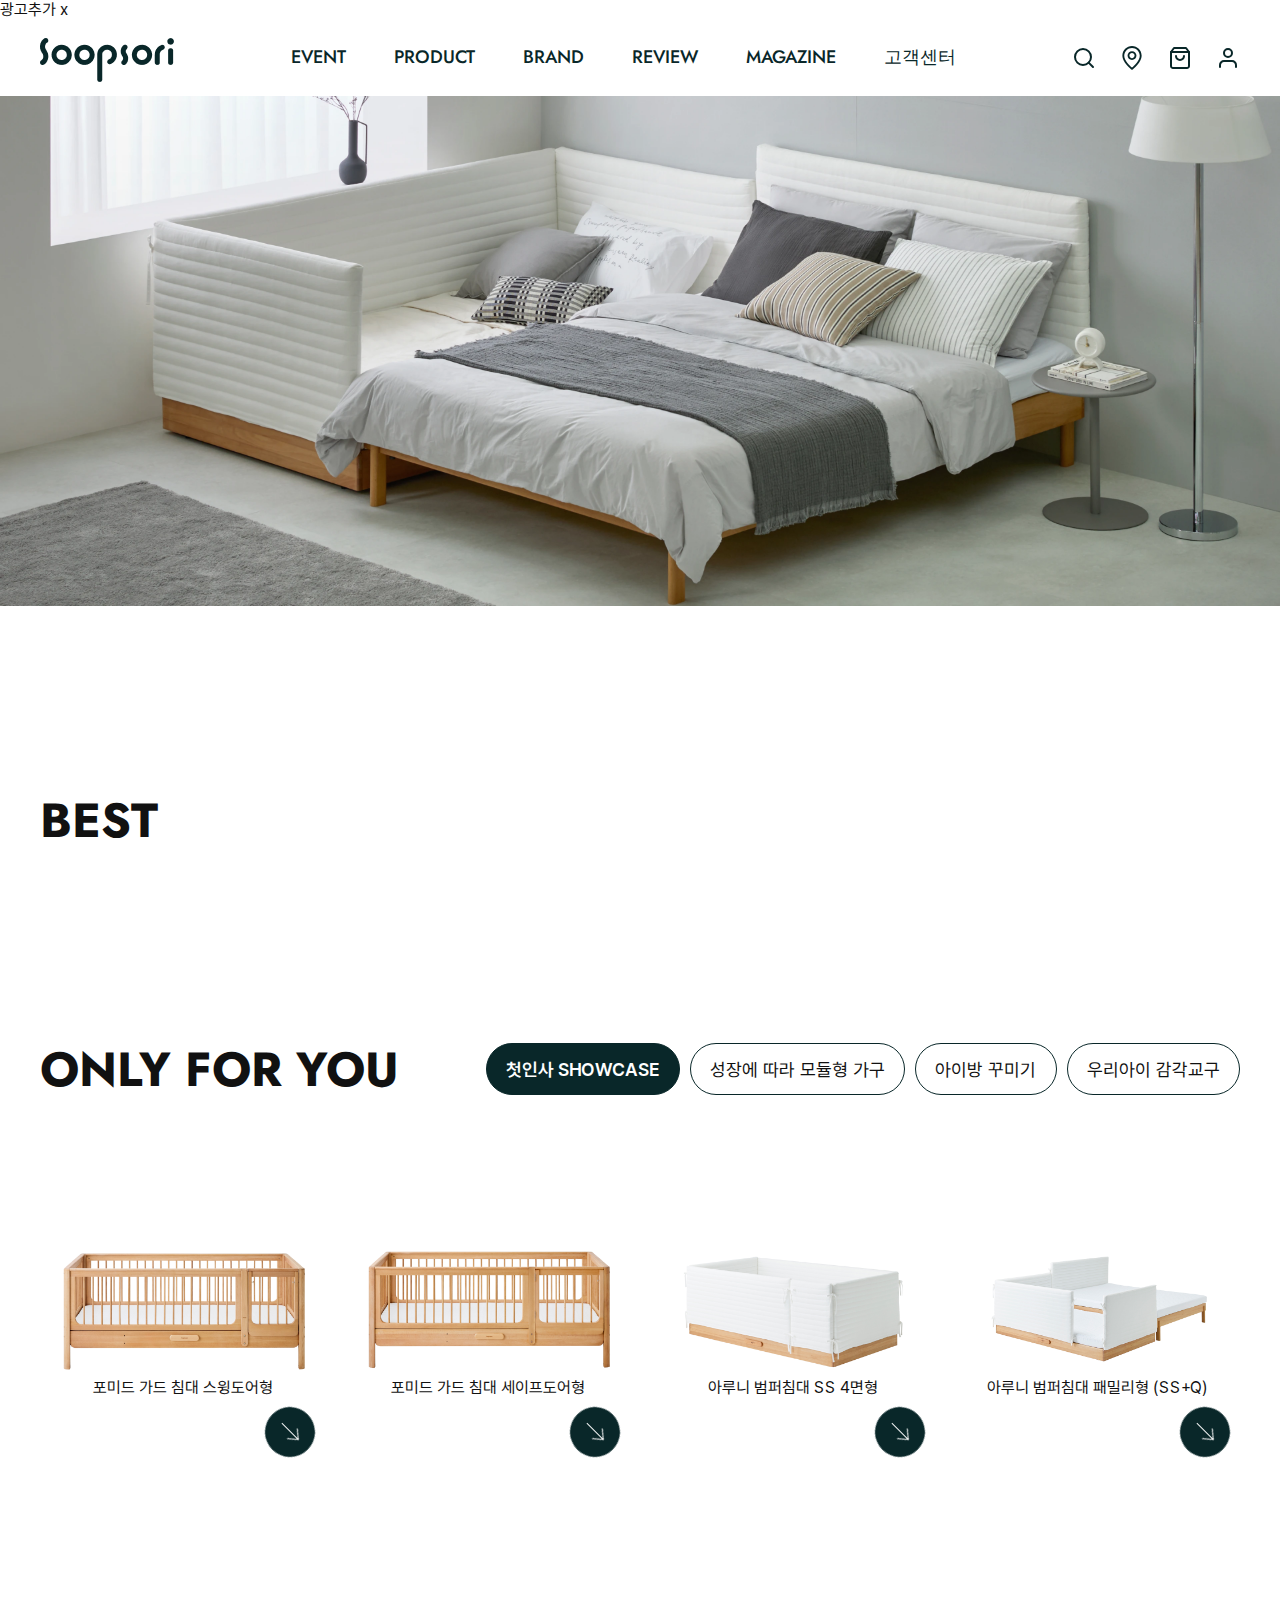
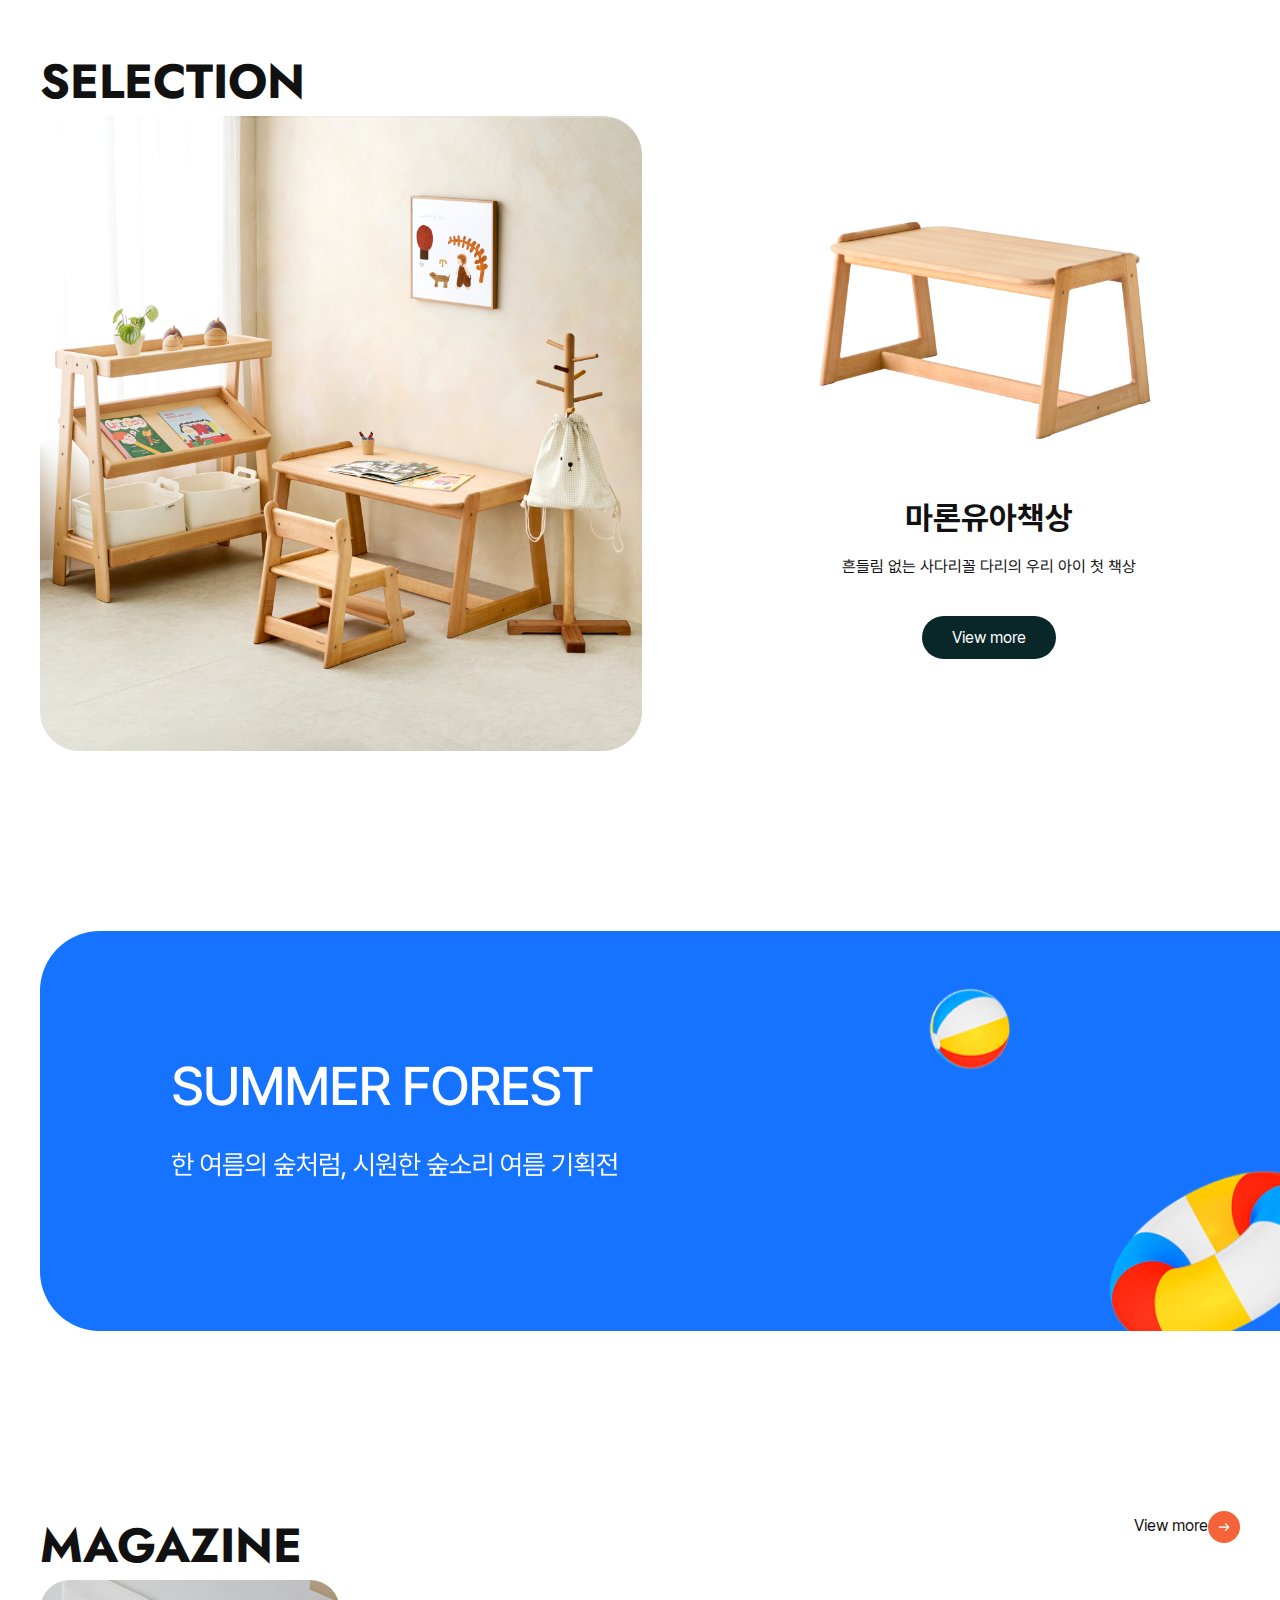
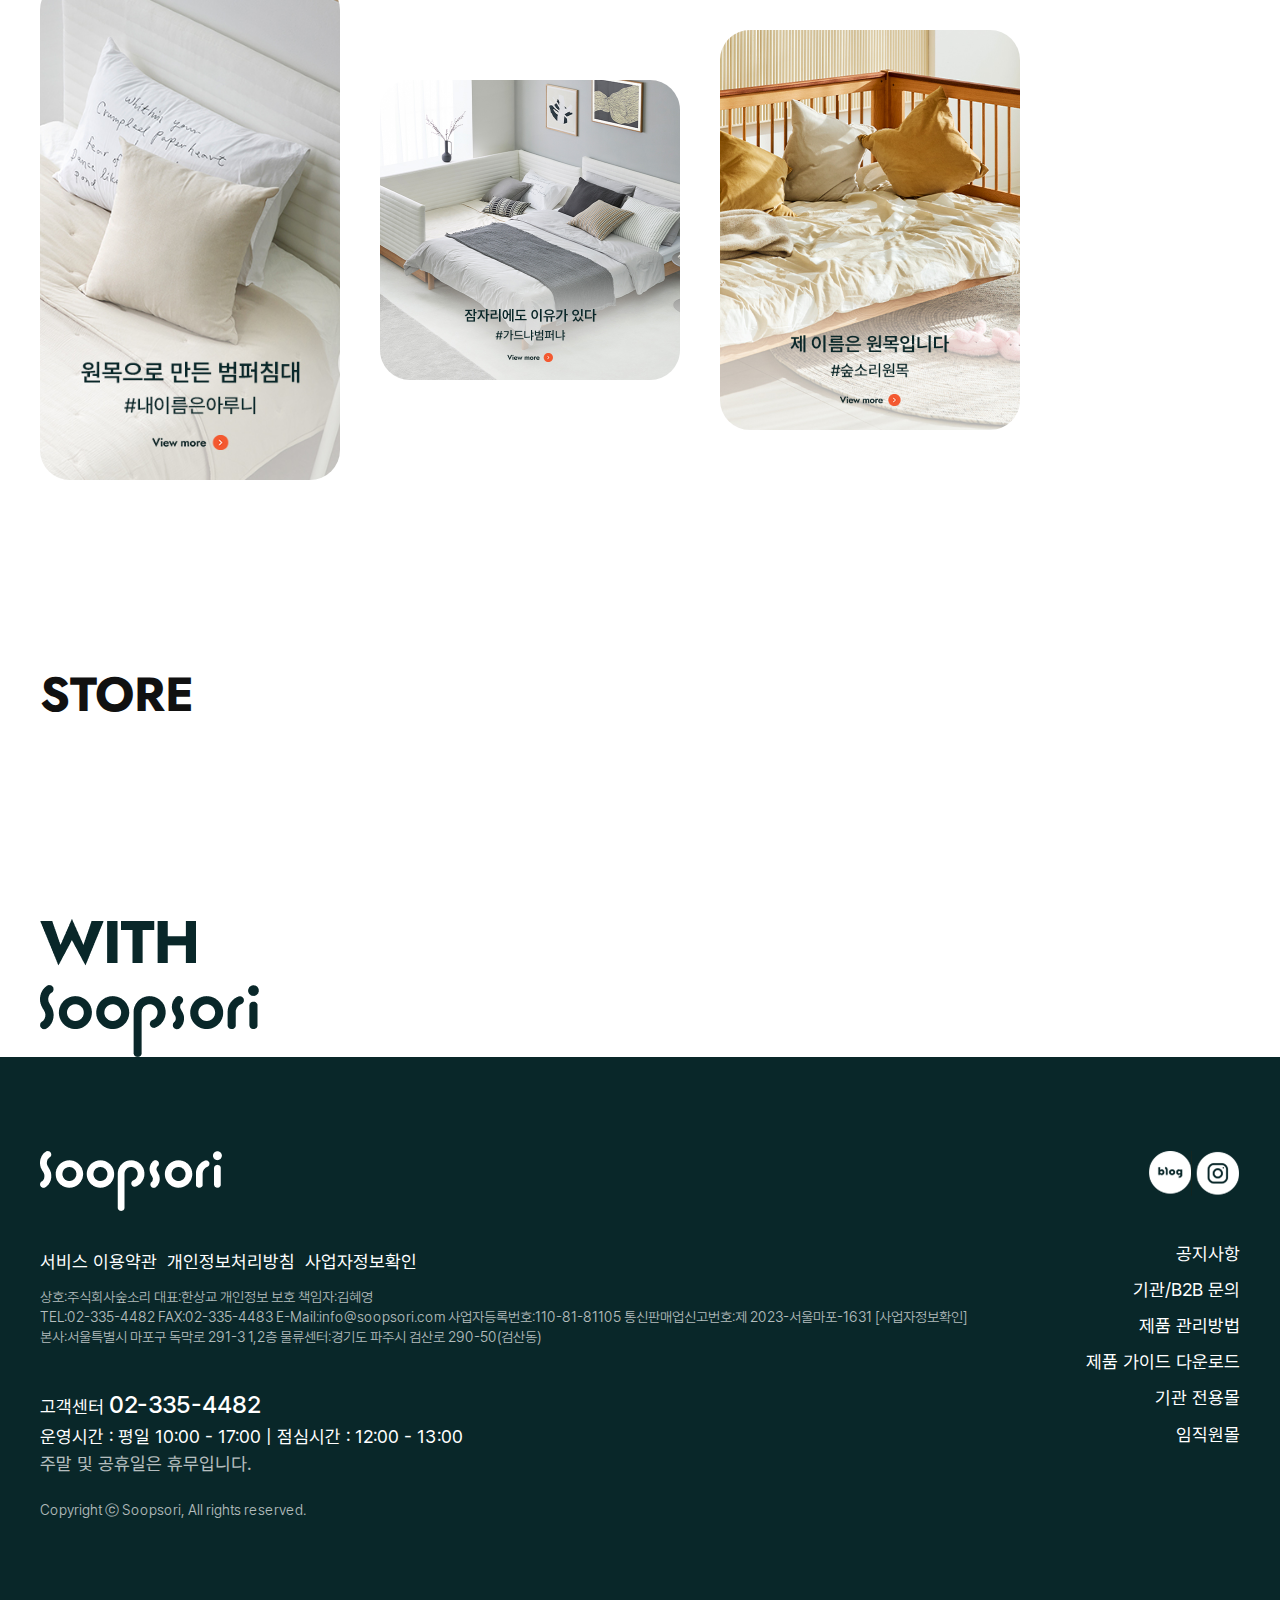
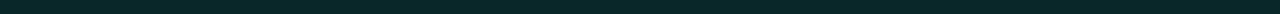
<file: index.html>
<!DOCTYPE html>
<html lang="en">

<head>
  <meta charset="UTF-8">
  <meta name="viewport" content="width=device-width, initial-scale=1.0">
  <title>header-footer</title>
  <link rel="stylesheet" href="./font/pretendard.css">
  <link href="https://fonts.googleapis.com/css2?family=Jost:ital,wght@0,100..900;1,100..900&display=swap"
    rel="stylesheet">
  <link rel="stylesheet" href="./css/common.css">
  <link rel="stylesheet" href="./css/style.css">
  <link rel="stylesheet" href="./css/only-for-you.css">
  <link rel="stylesheet" href="./css/respond.css">
</head>

<body>
  <div class="add">광고추가 x</div>
  <header>
    <div class="inner">
      <!-- #void 비어있다라는 표시 -->
      <!-- h1.logo>a[href="#void"]>img
      ul.main-menu>li*6>a[href="#void"]
      ul.gnb>li*4>a[href="#void"]>img -->
      <h1 class="logo"><a href="#void"><img src="./images/top-logo.png" alt="top-logo"></a></h1>
      <ul class="main-menu">
        <li><a href="#void">EVENT</a></li>
        <li><a href="#void">PRODUCT</a></li>
        <li><a href="#void">BRAND</a></li>
        <li><a href="#void">REVIEW</a></li>
        <li><a href="#void">MAGAZINE</a></li>
        <li><a href="#void">고객센터</a></li>
      </ul>
      <ul class="gnb">
        <li><a href="#void"><img src="./images/btn_top_search.svg" alt="search"></a></li>
        <li class="m-hide"><a href="#void"><img src="./images/btn_top_location.svg" alt="location"></a></li>
        <li class="m-hide"><a href="#void"><img src="./images/btn_top_cart.svg" alt="cart"></a></li>
        <li class="m-hide"><a href="#void"><img src="./images/btn_top_user.svg" alt="user"></a></li>
        <li class="ham-btn"><a href="#"><img src="./images/ham.svg" alt="메뉴버튼"></a></li>
      </ul>

    </div>
  </header>
  <main>
    <!-- 메인 슬라이드 배너 -->
    <div class="main-slider-wrap">
      <div class="slider-list">
        <div class="slider"><img src="./images/slider-1.webp" alt="슬라이드 이미지1"></div>
      </div>
      <!-- section*5>div.inner>h2.title -->
      <section class="best-wrap">
        <div class="inner">
          <h2 class="title">BEST</h2>
        </div>
      </section>
      <section class="only-you-wrap">
        <div class="inner">
          <div class="title-box">
            <h2 class="title">ONLY FOR YOU</h2>
            <!-- ul.only-tab-list>li*4>a[href="#void"] -->
            <ul class="only-tab-list">
              <li class="active"><a href="#void">첫인사 SHOWCASE</a></li>
              <li><a href="#void">성장에 따라 모듈형 가구</a></li>
              <li><a href="#void">아이방 꾸미기</a></li>
              <li><a href="#void">우리아이 감각교구</a></li>
            </ul>
          </div>
          <div class="only-for-slider-wrap">
            <div class="only-slider-list">
              <div class="only-slider1">
                <div class="img-box">
                  <img src="./images/1000000437_main_044.jpg" alt="침대이미지1">
                  <img class="hover-img" src="./images/1000000445_add1_018.jpg" alt="침대이미지1">
                </div>
                <div class="text-box">
                  <p class="only-item-title">포미드 가드 침대 스윙도어형</p>
                </div>
                <div class="radius"></div>
              </div>
              <div class="only-slider">
                <div class="img-box">
                  <img src="./images/1000000445_main_05.jpg" alt="침대이미지2">
                  <img class="hover-img" src="./images/1000000437_add1_032.jpg" alt="침대이미지2">
                </div>
                <div class="text-box">
                  <p class="only-item-title">포미드 가드 침대 세이프도어형</p>
                </div>
                <div class="radius"></div>
              </div>
              <div class="only-slider">
                <div class="img-box">
                  <img src="./images/1000000033_main_04.jpg" alt="침대이미지3">
                  <img class="hover-img" src="./images/1000000033_add1_067.jpg" alt="침대이미지3">
                </div>
                <div class="text-box">
                  <p class="only-item-title">아루니 범퍼침대 SS 4면형</p>
                </div>
                <div class="radius"></div>
              </div>
              <div class="only-slider">
                <div class="img-box">
                  <img src="./images/1000000037_main_023.jpg" alt="침대이미지4">
                  <img class="hover-img" src="./images/1000000037_add1_013.jpg" alt="침대이미지4">
                </div>
                <div class="text-box">
                  <p class="only-item-title">아루니 범퍼침대 패밀리형 (SS+Q)</p>
                </div>
                <div class="radius"></div>
              </div>
            </div>
          </div>
        </div>
      </section>
      <section class="sellection-wrap">
        <div class="inner">
          <h2 class="title">SELECTION</h2>
          <div class="sellection-slider-wrap">
            <div class="sellection-list">
              <div class="sellection">
                <div class="sellection-left">
                  <img src="./images/05_main_sell_pc1.png" alt="이미지1">
                </div>
                <div class="sellection-right">
                  <div class="img-box">
                    <img src="./images/06_main_sell_pointer03.png" alt="이미지2">
                  </div>
                  <div class="text-box">
                    <strong>마론유아책상</strong>
                    <p>흔들림 없는 사다리꼴 다리의 우리 아이 첫 책상</p>
                    <p class="more">View more</p>
                  </div>
                </div>
              </div>
            </div>
          </div>
        </div>
      </section>
      <section class="banner-wrap">
        <div class="inner">
          <h2 class="blind">할인상품 기획전</h2>
          <div class="event-banner">
            <ul class="event-banner-list">
              <li><a href="#"><img src="./images/banner1.png" alt="배너1"></a></li>
            </ul>
          </div>
        </div>
      </section>
      <section class="magazine-wrap">
        <div class="inner">
          <h2 class="title">MAGAZINE</h2>
          <!-- 마크업 순서: 왼쪽>오른쪽>하단 -->
          <!-- ul.magazine-list>li*3>a[href="#"]>div.img-box+div.text-box -->
          <!-- ul.magazine-list>li*3>a[href="#"]>img[src="./images/magazine-$.jpg"] -->
          <ul class="magazine-list">
            <li><a href="#"><img src="./images/magazine-1.jpg" alt="1"></a></li>
            <li><a href="#"><img src="./images/magazine-2.jpg" alt="2"></a></li>
            <li><a href="#"><img src="./images/magazine-3.jpg" alt="3"></a></li>
          </ul>
          <p class="more-btn"><a href="#void"><span>View more</span><img src="./images/btn-main-more.svg"
                alt="more-btn"></a>
          </p>
        </div>
      </section>
      <section class="store-wrap">
        <div class="inner">
          <h2 class="title">STORE</h2>
        </div>
      </section>
      <section class="with-wrap">
        <div class="inner">
          <h2 class="title"><img src="./images/main-insta-tit.png" alt="더보기 버튼"></h2>
        </div>
      </section>
    </div>
  </main>
  <footer>
    <div class="inner">
      <div class="footer-left">
        <p class="footer-logo"><a href="#viod"><img src="./images/logo-white.png" alt="logo"></a></p>
        <div class="util-address">
          <!-- ul.util-menu>li*3>a[href="#"] -->
          <!-- address>p*3>span*5 -->
          <ul class="util-menu">
            <li><a href="#">서비스 이용약관</a></li>
            <li><a href="#">개인정보처리방침</a></li>
            <li><a href="#">사업자정보확인</a></li>
          </ul>
          <address class="text-opa">
            <p>
              <span>상호:주식회사숲소리</span>
              <span>대표:한상교</span>
              <span>개인정보 보호 책임자:김혜영</span>
            </p>
            <p>
              <span>TEL:02-335-4482</span>
              <span>FAX:02-335-4483</span>
              <span>E-Mail:info@soopsori.com</span>
              <span>사업자등록번호:110-81-81105</span>
              <span>통신판매업신고번호:제 2023-서울마포-1631 <a href="#">[사업자정보확인]</a></span>
            </p>
            <p>
              <span>본사:서울특별시 마포구 독막로 291-3 1,2층</span>
              <span>물류센터:경기도 파주시 검산로 290-50(검산동)</span>
            </p>
          </address>
        </div>
        <div class="custom-center">
          <p>고객센터 <strong>02-335-4482</strong></p>
          <p>운영시간 : 평일 10:00 - 17:00 | 점심시간 : 12:00 - 13:00</p>
          <p class="text-opa">주말 및 공휴일은 휴무입니다.</p>

        </div>
        <p class="copy text-opa">Copyright ⓒ Soopsori, All rights reserved.</p>
      </div>
      <div class="footer-right">
        <!-- ul.sns-list>li*2>a[href="#"]>img -->
        <!-- ul.footer-menu>li*6>a[href="#"] -->
        <ul class="sns-list">
          <li><a href="#"><img src="./images/footer-sns-blog.png" alt="blog"></a></li>
          <li><a href="#"><img src="./images/footer-sns-insta.png" alt="insta"></a></li>
        </ul>
        <ul class="footer-menu">
          <li><a href="#">공지사항</a></li>
          <li><a href="#">기관/B2B 문의</a></li>
          <li><a href="#">제품 관리방법</a></li>
          <li><a href="#">제품 가이드 다운로드</a></li>
          <li><a href="#">기관 전용몰</a></li>
          <li><a href="#">임직원몰</a></li>
        </ul>

      </div>
    </div>

  </footer>
</body>

</html>
</file>
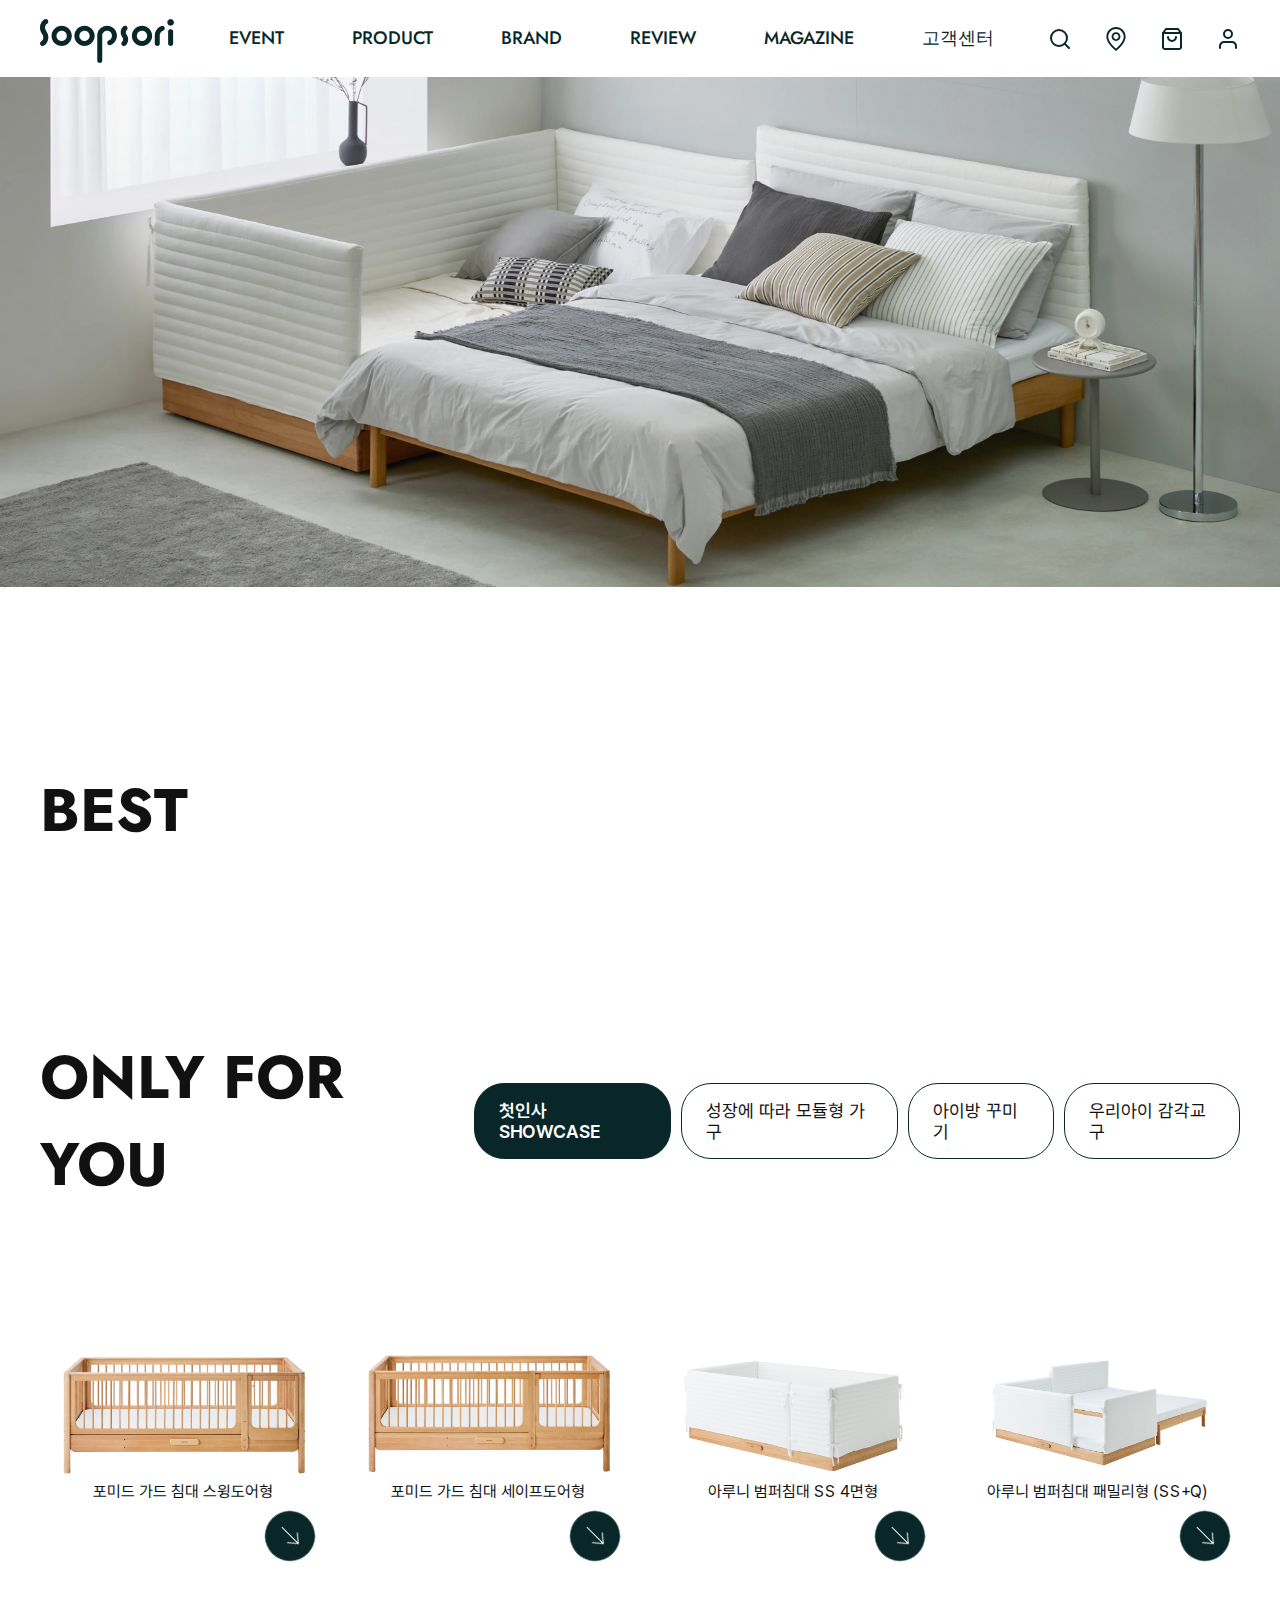
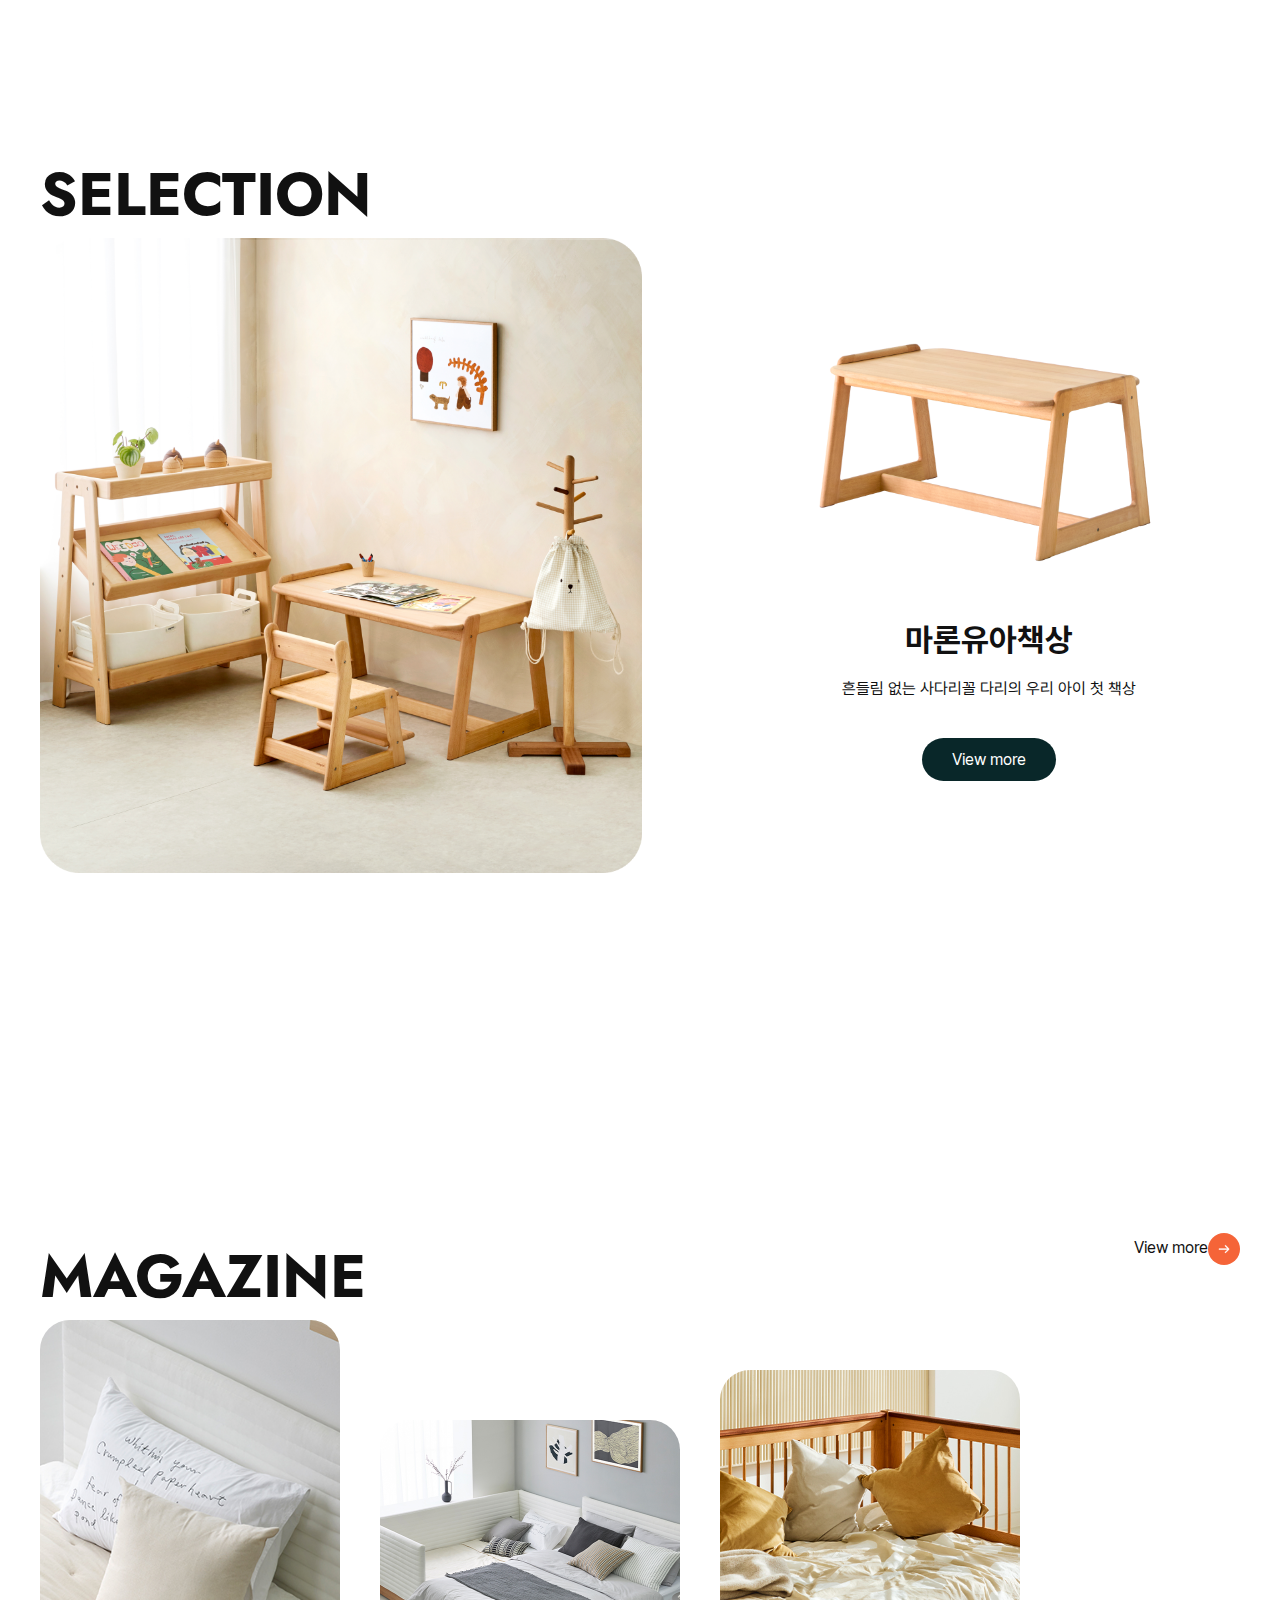
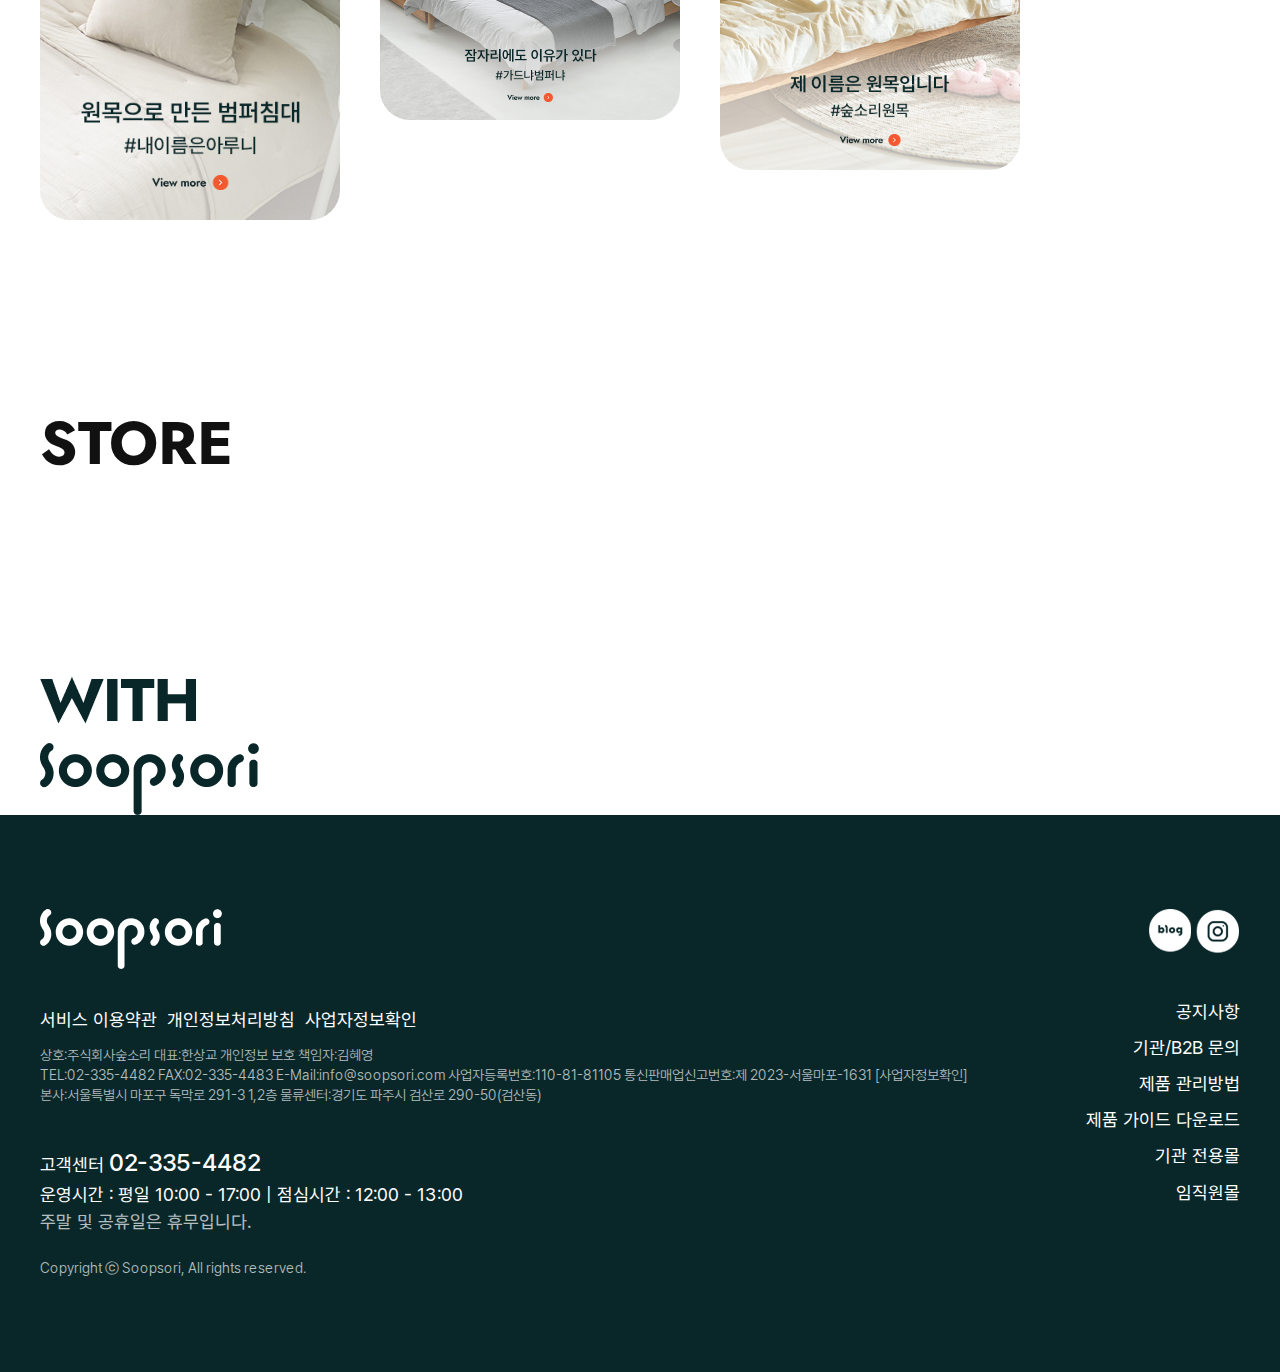
<file: header-footer.html>
<!DOCTYPE html>
<html lang="en">

<head>
  <meta charset="UTF-8">
  <meta name="viewport" content="width=device-width, initial-scale=1.0">
  <title>header-footer</title>
  <link rel="stylesheet" href="./font/pretendard.css">
  <link href="https://fonts.googleapis.com/css2?family=Jost:ital,wght@0,100..900;1,100..900&display=swap" rel="stylesheet">
  <link rel="stylesheet" href="./css/common.css">
  <link rel="stylesheet" href="./css/style.css">
  <link rel="stylesheet" href="./css/only-for-you.css">
</head>

<body>
  <header>
    <div class="inner">
      <!-- #void 비어있다라는 표시 -->
      <!-- h1.logo>a[href="#void"]>img
      ul.main-menu>li*6>a[href="#void"]
      ul.gnb>li*4>a[href="#void"]>img -->
      <h1 class="logo"><a href="#void"><img src="./images/top-logo.png" alt="top-logo"></a></h1>
      <ul class="main-menu">
        <li><a href="#void">EVENT</a></li>
        <li><a href="#void">PRODUCT</a></li>
        <li><a href="#void">BRAND</a></li>
        <li><a href="#void">REVIEW</a></li>
        <li><a href="#void">MAGAZINE</a></li>
        <li><a href="#void">고객센터</a></li>
      </ul>
      <ul class="gnb">
        <li><a href="#void"><img src="./images/btn_top_search.svg" alt="search"></a></li>
        <li><a href="#void"><img src="./images/btn_top_location.svg" alt="location"></a></li>
        <li><a href="#void"><img src="./images/btn_top_cart.svg" alt="cart"></a></li>
        <li><a href="#void"><img src="./images/btn_top_user.svg" alt="user"></a></li>
      </ul>

    </div>
  </header>
  <main>
    <!-- 메인 슬라이드 배너 -->
    <div class="main-slider-wrap">
      <div class="slider-list">
        <div class="slider"><img src="./images/slider-1.webp" alt="슬라이드 이미지1"></div>
      </div>
      <!-- section*5>div.inner>h2.title -->
      <section class="best-wrap">
        <div class="inner">
          <h2 class="title">BEST</h2>
        </div>
      </section>
       <section class="only-you-wrap">
      <div class="inner">
        <div class="title-box">
          <h2 class="title">ONLY FOR YOU</h2>
          <!-- ul.only-tab-list>li*4>a[href="#void"] -->
          <ul class="only-tab-list">
            <li class="active"><a href="#void">첫인사 SHOWCASE</a></li>
            <li><a href="#void">성장에 따라 모듈형 가구</a></li>
            <li><a href="#void">아이방 꾸미기</a></li>
            <li><a href="#void">우리아이 감각교구</a></li>
          </ul>
        </div>
        <div class="only-for-slider-wrap">
          <div class="only-slider-list">
            <div class="only-slider1">
              <div class="img-box">
                <img src="./images/1000000437_main_044.jpg" alt="침대이미지1">
                <img class="hover-img" src="./images/1000000445_add1_018.jpg" alt="침대이미지1">
              </div>
              <div class="text-box">
                <p class="only-item-title">포미드 가드 침대 스윙도어형</p>
              </div>
              <div class="radius"></div>
            </div>
            <div class="only-slider">
              <div class="img-box">
                <img src="./images/1000000445_main_05.jpg" alt="침대이미지2">
                <img class="hover-img" src="./images/1000000437_add1_032.jpg" alt="침대이미지2">
              </div>
              <div class="text-box">
                <p class="only-item-title">포미드 가드 침대 세이프도어형</p>
              </div>
              <div class="radius"></div>
            </div>
            <div class="only-slider">
              <div class="img-box">
                <img src="./images/1000000033_main_04.jpg" alt="침대이미지3">
                <img class="hover-img" src="./images/1000000033_add1_067.jpg" alt="침대이미지3">
              </div>
              <div class="text-box">
                <p class="only-item-title">아루니 범퍼침대 SS 4면형</p>
              </div>
              <div class="radius"></div>
            </div>
            <div class="only-slider">
              <div class="img-box">
                <img src="./images/1000000037_main_023.jpg" alt="침대이미지4">
                <img class="hover-img" src="./images/1000000037_add1_013.jpg" alt="침대이미지4">
              </div>
              <div class="text-box">
                <p class="only-item-title">아루니 범퍼침대 패밀리형 (SS+Q)</p>
              </div>
              <div class="radius"></div>
            </div>
          </div>
        </div>
      </div>
    </section>
    <section class="sellection-wrap">
      <div class="inner">
        <h2 class="title">SELECTION</h2>
        <div class="sellection-slider-wrap">
          <div class="sellection-list">
            <div class="sellection">
              <div class="sellection-left">
                <img src="./images/05_main_sell_pc1.png" alt="이미지1">
              </div>
              <div class="sellection-right">
                <div class="img-box">
                  <img src="./images/06_main_sell_pointer03.png" alt="이미지2">
                </div>
                <div class="text-box">
                  <strong>마론유아책상</strong>
                  <p>흔들림 없는 사다리꼴 다리의 우리 아이 첫 책상</p>
                  <p class="more">View more</p>
                </div>
              </div>
            </div>
          </div>
        </div>
      </div>
    </section>
      <section class="banner-wrap">
        <div class="inner">
          <h2 class="blind">할인상품 기획전</h2>
        </div>
      </section>
      <section class="magazine-wrap">
        <div class="inner">
          <h2 class="title">MAGAZINE</h2>
          <!-- 마크업 순서: 왼쪽>오른쪽>하단 -->
          <!-- ul.magazine-list>li*3>a[href="#"]>div.img-box+div.text-box -->
          <!-- ul.magazine-list>li*3>a[href="#"]>img[src="./images/magazine-$.jpg"] -->
          <ul class="magazine-list">
            <li><a href="#"><img src="./images/magazine-1.jpg" alt="1"></a></li>
            <li><a href="#"><img src="./images/magazine-2.jpg" alt="2"></a></li>
            <li><a href="#"><img src="./images/magazine-3.jpg" alt="3"></a></li>
          </ul>
          <p class="more-btn"><a href="#void"><span>View more</span><img src="./images/btn-main-more.svg"
                alt="more-btn"></a>
          </p>
        </div>
      </section>
      <section class="store-wrap">
        <div class="inner">
          <h2 class="title">STORE</h2>
        </div>
      </section>
      <section class="with-wrap">
        <div class="inner">
          <h2 class="title"><img src="./images/main-insta-tit.png" alt="더보기 버튼"></h2>
        </div>
      </section>
    </div>
  </main>
  <footer>
    <div class="inner">
      <div class="footer-left">
        <p class="footer-logo"><a href="#viod"><img src="./images/logo-white.png" alt="logo"></a></p>
        <div class="util-address">
          <!-- ul.util-menu>li*3>a[href="#"] -->
          <!-- address>p*3>span*5 -->
          <ul class="util-menu">
            <li><a href="#">서비스 이용약관</a></li>
            <li><a href="#">개인정보처리방침</a></li>
            <li><a href="#">사업자정보확인</a></li>
          </ul>
          <address class="text-opa">
            <p>
              <span>상호:주식회사숲소리</span>
              <span>대표:한상교</span>
              <span>개인정보 보호 책임자:김혜영</span>
            </p>
            <p>
              <span>TEL:02-335-4482</span>
              <span>FAX:02-335-4483</span>
              <span>E-Mail:info@soopsori.com</span>
              <span>사업자등록번호:110-81-81105</span>
              <span>통신판매업신고번호:제 2023-서울마포-1631 <a href="#">[사업자정보확인]</a></span>
            </p>
            <p>
              <span>본사:서울특별시 마포구 독막로 291-3 1,2층</span>
              <span>물류센터:경기도 파주시 검산로 290-50(검산동)</span>
            </p>
          </address>
        </div>
        <div class="custom-center">
          <p>고객센터 <strong>02-335-4482</strong></p>
          <p>운영시간 : 평일 10:00 - 17:00 | 점심시간 : 12:00 - 13:00</p>
          <p class="text-opa">주말 및 공휴일은 휴무입니다.</p>

        </div>
        <p class="copy text-opa">Copyright ⓒ Soopsori, All rights reserved.</p>
      </div>
      <div class="footer-right">
        <!-- ul.sns-list>li*2>a[href="#"]>img -->
        <!-- ul.footer-menu>li*6>a[href="#"] -->
        <ul class="sns-list">
          <li><a href="#"><img src="./images/footer-sns-blog.png" alt="blog"></a></li>
          <li><a href="#"><img src="./images/footer-sns-insta.png" alt="insta"></a></li>
        </ul>
        <ul class="footer-menu">
          <li><a href="#">공지사항</a></li>
          <li><a href="#">기관/B2B 문의</a></li>
          <li><a href="#">제품 관리방법</a></li>
          <li><a href="#">제품 가이드 다운로드</a></li>
          <li><a href="#">기관 전용몰</a></li>
          <li><a href="#">임직원몰</a></li>
        </ul>

      </div>
    </div>

  </footer>
</body>

</html>
</file>
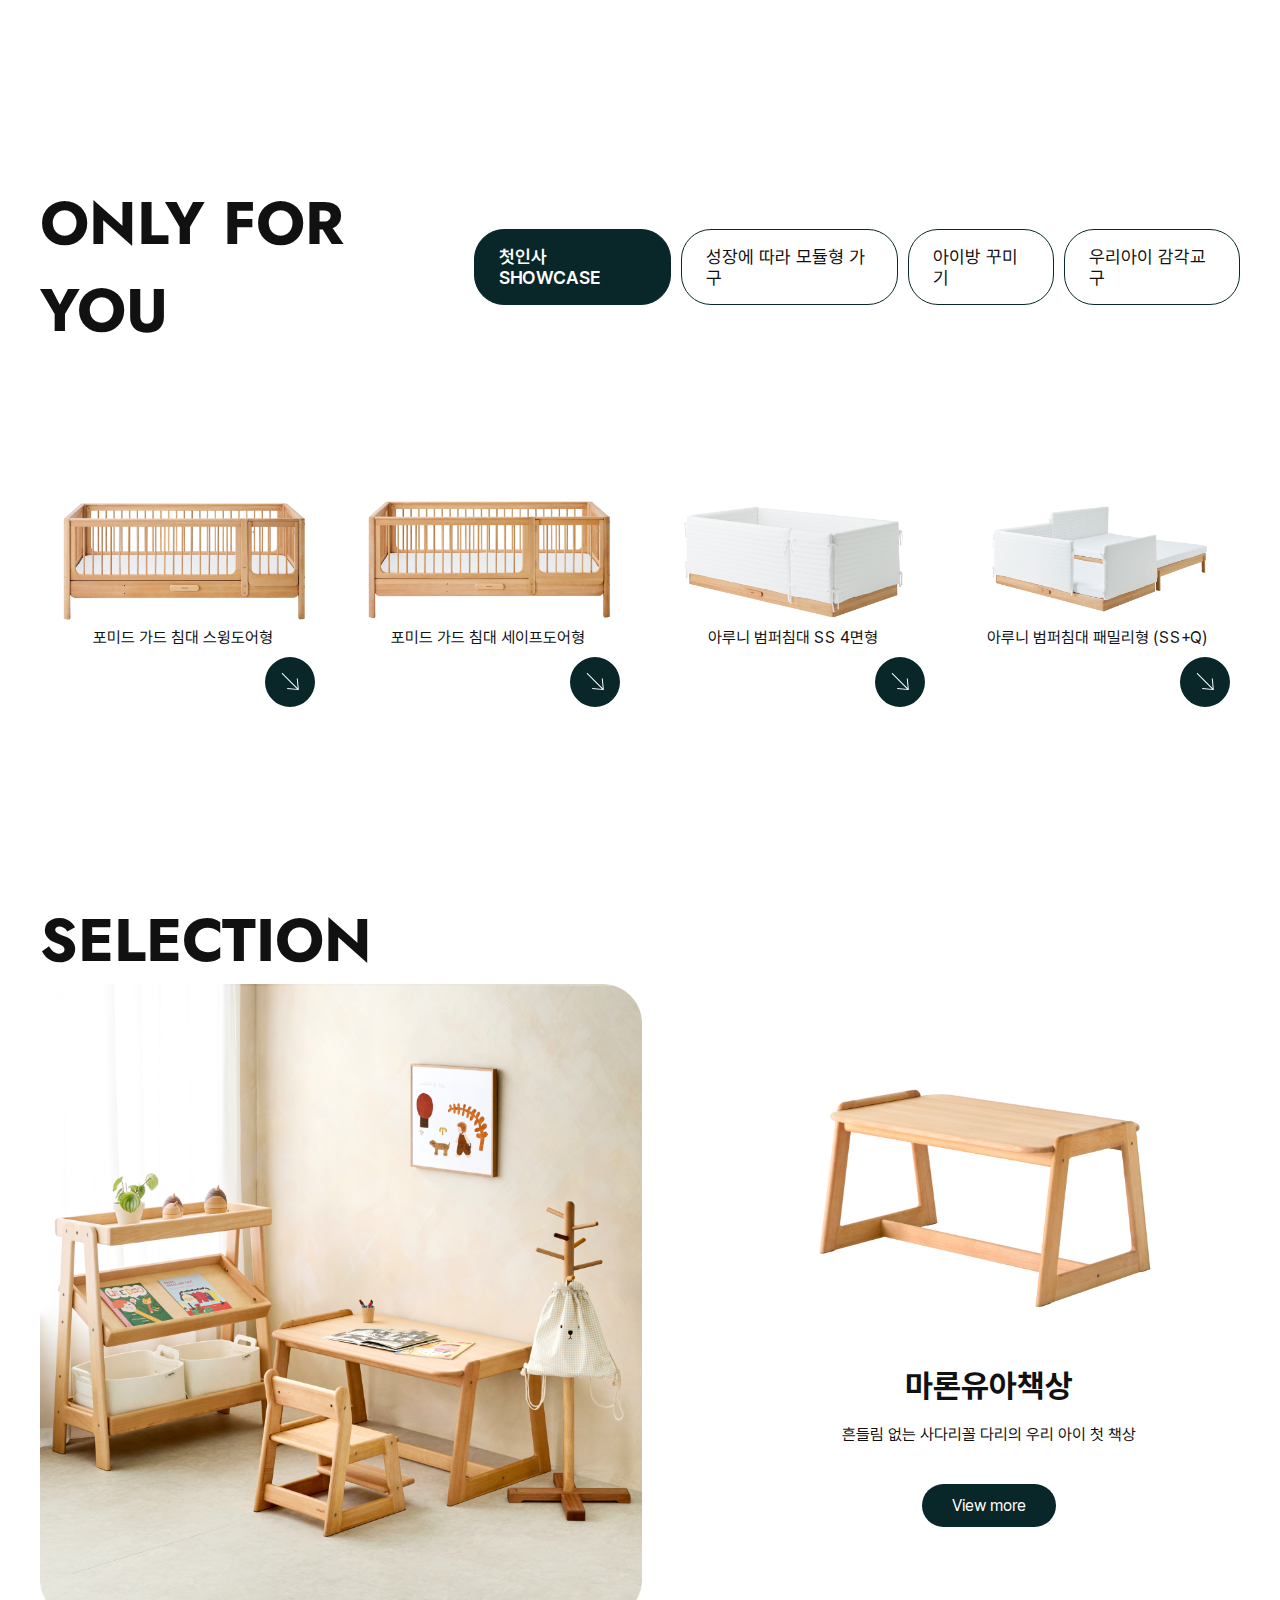
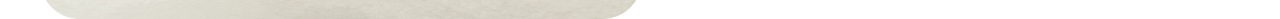
<file: only-for-you.html>
<!DOCTYPE html>
<html lang="en">

<head>
  <meta charset="UTF-8">
  <meta name="viewport" content="width=device-width, initial-scale=1.0">
  <title>only-for-you</title>
  <link rel="stylesheet" href="./font/pretendard.css">
  <link href="https://fonts.googleapis.com/css2?family=Jost:ital,wght@0,100..900;1,100..900&display=swap"
    rel="stylesheet">
  <link rel="stylesheet" href="./css/common.css">
  <link rel="stylesheet" href="./css/style.css">
  <link rel="stylesheet" href="./css/only-for-you.css">
</head>

<body>
  <main>
    <section class="only-you-wrap">
      <div class="inner">
        <div class="title-box">
          <h2 class="title">ONLY FOR YOU</h2>
          <!-- ul.only-tab-list>li*4>a[href="#void"] -->
          <ul class="only-tab-list">
            <li class="active"><a href="#void">첫인사 SHOWCASE</a></li>
            <li><a href="#void">성장에 따라 모듈형 가구</a></li>
            <li><a href="#void">아이방 꾸미기</a></li>
            <li><a href="#void">우리아이 감각교구</a></li>
          </ul>
        </div>
        <div class="only-for-slider-wrap">
          <div class="only-slider-list">
            <div class="only-slider1">
              <div class="img-box">
                <img src="./images/1000000437_main_044.jpg" alt="침대이미지1">
                <img class="hover-img" src="./images/1000000445_add1_018.jpg" alt="침대이미지1">
              </div>
              <div class="text-box">
                <p class="only-item-title">포미드 가드 침대 스윙도어형</p>
              </div>
              <div class="radius"></div>
            </div>
            <div class="only-slider">
              <div class="img-box">
                <img src="./images/1000000445_main_05.jpg" alt="침대이미지2">
                <img class="hover-img" src="./images/1000000437_add1_032.jpg" alt="침대이미지2">
              </div>
              <div class="text-box">
                <p class="only-item-title">포미드 가드 침대 세이프도어형</p>
              </div>
              <div class="radius"></div>
            </div>
            <div class="only-slider">
              <div class="img-box">
                <img src="./images/1000000033_main_04.jpg" alt="침대이미지3">
                <img class="hover-img" src="./images/1000000033_add1_067.jpg" alt="침대이미지3">
              </div>
              <div class="text-box">
                <p class="only-item-title">아루니 범퍼침대 SS 4면형</p>
              </div>
              <div class="radius"></div>
            </div>
            <div class="only-slider">
              <div class="img-box">
                <img src="./images/1000000037_main_023.jpg" alt="침대이미지4">
                <img class="hover-img" src="./images/1000000037_add1_013.jpg" alt="침대이미지4">
              </div>
              <div class="text-box">
                <p class="only-item-title">아루니 범퍼침대 패밀리형 (SS+Q)</p>
              </div>
              <div class="radius"></div>
            </div>
          </div>
        </div>
      </div>
    </section>
    <section class="sellection-wrap">
      <div class="inner">
        <h2 class="title">SELECTION</h2>
        <div class="sellection-slider-wrap">
          <div class="sellection-list">
            <div class="sellection">
              <div class="sellection-left">
                <img src="./images/05_main_sell_pc1.png" alt="이미지1">
              </div>
              <div class="sellection-right">
                <div class="img-box">
                  <img src="./images/06_main_sell_pointer03.png" alt="이미지2">
                </div>
                <div class="text-box">
                  <strong>마론유아책상</strong>
                  <p>흔들림 없는 사다리꼴 다리의 우리 아이 첫 책상</p>
                  <p class="more">View more</p>
                </div>
              </div>
            </div>
          </div>
        </div>
      </div>
    </section>
  </main>
</body>

</html>
</file>
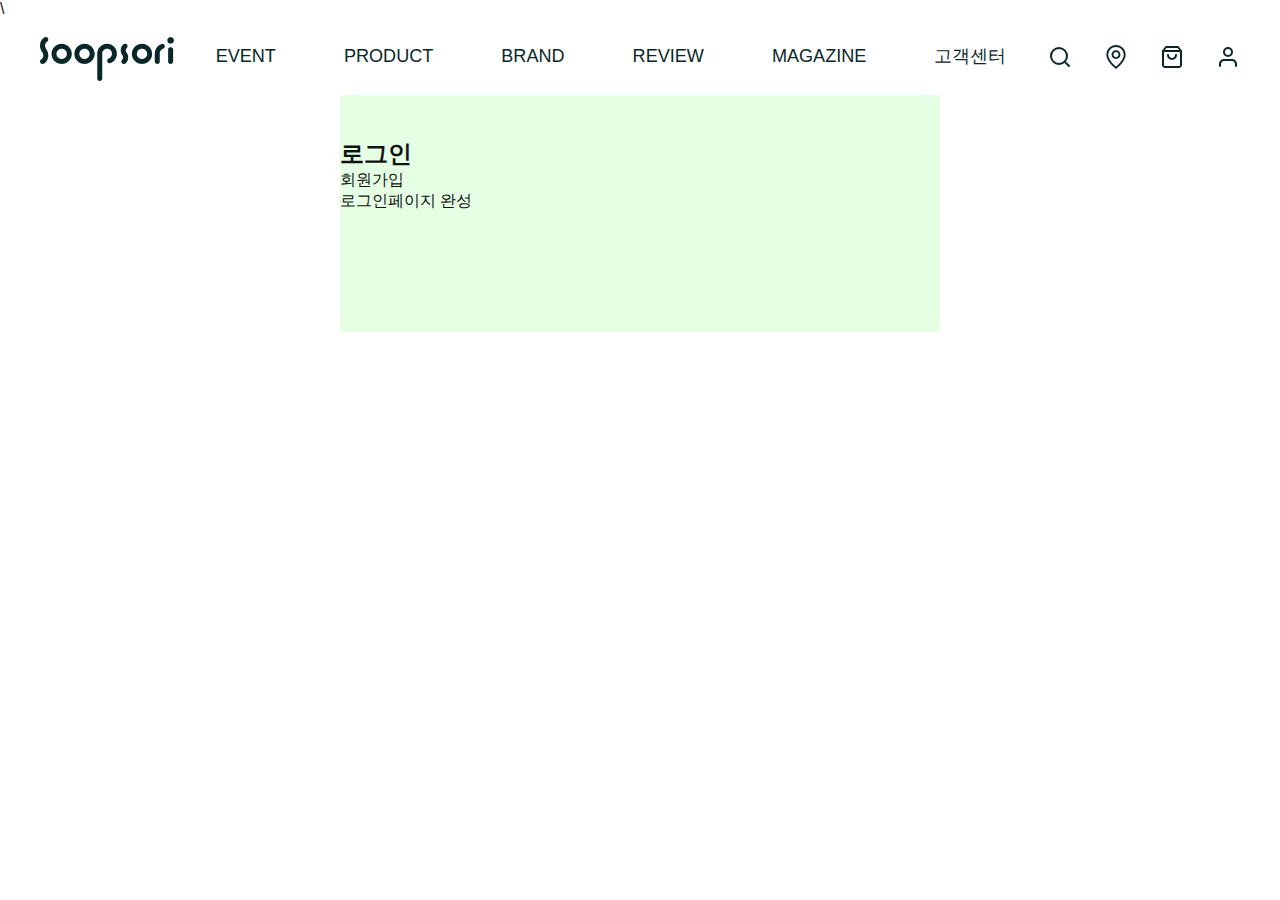
<file: signin/login.html>
<!DOCTYPE html>
<html lang="en">
<head>
  <meta charset="UTF-8">
  <meta name="viewport" content="width=device-width, initial-scale=1.0">
  <title>Document</title>
  <link rel="stylesheet" href="../css/common.css">\
  <link rel="stylesheet" href="../css/style.css">
  <link rel="stylesheet" href="./css/login.css">
</head>
<body>
    <header>
    <div class="inner">
      <!-- #void 비어있다라는 표시 -->
      <!-- h1.logo>a[href="#void"]>img
      ul.main-menu>li*6>a[href="#void"]
      ul.gnb>li*4>a[href="#void"]>img -->
      <h1 class="logo"><a href="#void"><img src="../images/top-logo.png" alt="top-logo"></a></h1>
      <ul class="main-menu">
        <li><a href="#void">EVENT</a></li>
        <li><a href="#void">PRODUCT</a></li>
        <li><a href="#void">BRAND</a></li>
        <li><a href="#void">REVIEW</a></li>
        <li><a href="#void">MAGAZINE</a></li>
        <li><a href="#void">고객센터</a></li>
      </ul>
      <ul class="gnb">
        <li><a href="#void"><img src="../images/btn_top_search.svg" alt="search"></a></li>
        <li class="m-hide"><a href="#void"><img src="../images/btn_top_location.svg" alt="location"></a></li>
        <li class="m-hide"><a href="#void"><img src="../images/btn_top_cart.svg" alt="cart"></a></li>
        <li class="m-hide"><a href="#void"><img src="../images/btn_top_user.svg" alt="user"></a></li>
        <li class="ham-btn"><a href="#"><img src="../images/ham.svg" alt="메뉴버튼"></a></li>
      </ul>
    </div>
  </header>
  <main>
    <div class="small-inner">
      <h2 class="title">로그인</h2>
      <p>회원가입</p>
      <p>로그인페이지 완성</p>
    </div>
  </main>
</body>
</html>
</file>
<file: font/pretendard.css>
/*
Copyright (c) 2021 Kil Hyung-jin, with Reserved Font Name Pretendard.
https://github.com/orioncactus/pretendard

This Font Software is licensed under the SIL Open Font License, Version 1.1.
This license is copied below, and is also available with a FAQ at:
http://scripts.sil.org/OFL
*/

@font-face {
	font-family: 'Pretendard';
	font-weight: 900;
	font-display: swap;
	src: local('Pretendard Black'), url(./woff2/Pretendard-Black.woff2) format('woff2'), url(./woff/Pretendard-Black.woff) format('woff');
}

@font-face {
	font-family: 'Pretendard';
	font-weight: 800;
	font-display: swap;
	src: local('Pretendard ExtraBold'), url(./woff2/Pretendard-ExtraBold.woff2) format('woff2'), url(./woff/Pretendard-ExtraBold.woff) format('woff');
}

@font-face {
	font-family: 'Pretendard';
	font-weight: 700;
	font-display: swap;
	src: local('Pretendard Bold'), url(./woff2/Pretendard-Bold.woff2) format('woff2'), url(./woff/Pretendard-Bold.woff) format('woff');
}

@font-face {
	font-family: 'Pretendard';
	font-weight: 600;
	font-display: swap;
	src: local('Pretendard SemiBold'), url(./woff2/Pretendard-SemiBold.woff2) format('woff2'), url(./woff/Pretendard-SemiBold.woff) format('woff');
}

@font-face {
	font-family: 'Pretendard';
	font-weight: 500;
	font-display: swap;
	src: local('Pretendard Medium'), url(./woff2/Pretendard-Medium.woff2) format('woff2'), url(./woff/Pretendard-Medium.woff) format('woff');
}

@font-face {
	font-family: 'Pretendard';
	font-weight: 400;
	font-display: swap;
	src: local('Pretendard Regular'), url(./woff2/Pretendard-Regular.woff2) format('woff2'), url(./woff/Pretendard-Regular.woff) format('woff');
}

@font-face {
	font-family: 'Pretendard';
	font-weight: 300;
	font-display: swap;
	src: local('Pretendard Light'), url(./woff2/Pretendard-Light.woff2) format('woff2'), url(./woff/Pretendard-Light.woff) format('woff');
}

@font-face {
	font-family: 'Pretendard';
	font-weight: 200;
	font-display: swap;
	src: local('Pretendard ExtraLight'), url(./woff2/Pretendard-ExtraLight.woff2) format('woff2'), url(./woff/Pretendard-ExtraLight.woff) format('woff');
}

@font-face {
	font-family: 'Pretendard';
	font-weight: 100;
	font-display: swap;
	src: local('Pretendard Thin'), url(./woff2/Pretendard-Thin.woff2) format('woff2'), url(./woff/Pretendard-Thin.woff) format('woff');
}
</file>
<file: css/common.css>
/* 공통사항 */
/* 모든 여백 제거 */
/* 테두리와 여백이 width, height안에 포함되도록 -> box-sizing */
*{
    margin:0;
    padding:0;
    box-sizing: border-box;
}

/* li 장식제거 */
li{
    list-style:none;
}

/* a 밑줄제거, 글자색 */
a{
    text-decoration:none; 
    /* color:#222; */
    /* 부모의 color 속성을 상속받아서 사용하겠다 */
    color:inherit;
}

/* img,video 위아래 정렬 */
img,video{
    vertical-align:middle;
}

/* em,i,address 글자 똑바로 */
em,i,address{font-style:normal;}

/* blind */
/* 눈에만 안보일뿐 목차는 남아있음 */
.blind{
    position: absolute;
    top: -99999px;
}
/* body */
body{
    /* font-size: 16px; */
    /* 폰트이름이 한글이면 무조건 따옴표 붙이기 */
    font-family: Pretendard,"돋움",sans-serif;
    color: #111;
}
</file>
<file: css/style.css>
/* common /style/sub 이름 많이씀 */

/* 변수 선언하기 */
/* --변수명:한글, 영문, 숫자,-,_ 대소문자 구분가능 */
:root {
  --default: #092729;
  --title-size: 60px;
  --title-family: "Jost", sans-serif;
}
/* ham-btn 숨기기 */
.ham-btn{
  display: none;
}

/* font-family: "Jost", sans-serif; */
body {}

.inner {
  /* padding 포함 1920px이고 싶을땐 width:100%; */
  width: 100%;
  max-width: 1920px;
  padding: 0 40px;
  margin: 0 auto;
  /* background: rgb(237, 33, 33,0.5); */

}

/* header */
header {
  background: #fff;
  /* box-shadow: 0 0 5px rgba(0, 0, 0.1); */
  /* header 고정 */
  position: fixed;
  width: 100%;
  /* 컨텐츠 영역 위로 올라올경우 header 가장 위로 올라오게 순서변경하기 */
  z-index: 1000;
}

header .inner {
  display: flex;
  justify-content: space-between;
  line-height: 76px;
}

header .inner ul {
  display: flex;
}

.main-menu {
  gap: 68px;
}

.main-menu>li>a {
  font-family: var(--title-family);
  font-size: 1.13rem;
  font-weight: 500;
  color: var(--default);
}

.gnb {
  gap: 32px;
}

/* main */
.main-slider-wrap {}

.main-slider-wrap .slider img {
  width: 100%;
}

section .title {
  font-family: var(--title-family);
  font-size: var(--title-size);
}

section {
  padding: 180px 0 0;
}

section .inner {
  position: relative;
}

.magazine-list {
  display: flex;
  gap: 40px;
  align-items: center;
}

.magazine-list>li {
  width: 25%;
  border-radius: 30px;
  overflow: hidden;
}

.magazine-list>li:first-child {
  height: 500px;
}

.magazine-list>li:nth-child(2) {
  height: 300px;
}

.magazine-list>li:last-child {
  height: 400px;
}



.magazine-list>li>a {}

.magazine-list>li>a>img {
  width: 100%;
  height: 100%;
  object-fit: cover;
}

/* more 버튼 오른쪽 상단에 고정시키기 */
.more-btn {
  position: absolute;
  right: 40px;
  top: 0;
}

/* footer */
footer {
  background: var(--default);
  color: #fff;
}

footer .inner {
  padding: 94px 40px;
  max-width: 1680px;
  display: flex;
  justify-content: space-between;
}

.footer-left {}

.footer-left .util-address {
  margin: 40px 0;
}

.footer-left .util-address .util-menu {
  display: flex;
  gap: 10px;
  font-size: 1.13rem;
  font-family: 500;
  margin-bottom: 15px;
}

.footer-left .util-address address {
  font-size: 0.88rem;
  font-weight: 300;
  line-height: 20px;
}

.footer-left .custom-center {
  line-height: 1.5;
}

.footer-left .custom-center p {
  font-size: 1.13rem;
}

.footer-left .custom-center p strong {
  font-size: 1.5rem;
  font-weight: 500;
}

.footer-left .copy {
  font-size: 0.88rem;
  font-weight: 300;
  margin-top: 24px;
}

.footer-left .text-opa {
  opacity: 0.7;
}

.footer-right {
  text-align: end;
}

.footer-right .sns-list {
  display: flex;
  gap: 4px;
  justify-content: flex-end;
  margin-bottom: 30px;
}

.footer-right .footer-menu {
  font-size: 1.13rem;
  line-height: 2;
  margin-top: 40px;
}
</file>
<file: css/only-for-you.css>
/* :root {
  --main-color: #092729;
  }

.inner {
  padding: 30px;
  margin: 0 auto;
}

.title-box {
  position: relative;
  display: flex;
}

.title-box>.title {
  font-size: 60px;
}

.title-box>.only-tab-list {
  display: flex;
  gap: 0.5rem;
  position: absolute;
  margin: 26px 0;
  right: 0;

}

.title-box>.only-tab-list>li>a {
  border: 1px solid #000;
  padding: 16px 30px;
  border-radius: 30px;
}

.title-box>.only-tab-list>li>a:hover {
  color: #fff;
  background: var(--main-color);
}

.only-for-slider-wrap>.only-slider-list {
  display: flex;
}

.only-for-slider-wrap>.only-slider-list img {
  width: 100%;
}

.only-slider>.img-box .hover-img{
  position: absolute;
  top: 0;
  left: 0;
  opacity: 0;
} */
.only-you-wrap .title {
  margin-bottom: 0;
}

:root {
  --main-color: #092729;
}

.title-box {
  display: flex;
  justify-content: space-between;

  /* 위아래 가운데정렬 */
  align-items: center;
  margin-bottom: 30px;
}

.only-tab-list {
  display: flex;
  gap: 10px;
}

/* tab button */
.only-tab-list li a {
  display: block;
  padding: 16px 24px;
  border: 1px solid #092729;
  border-radius: 30px;
  font-size: 1.13rem;
}

.only-tab-list li a:hover {
  background: #ddd;
}

.only-tab-list li.active a {
  background: var(--main-color);
  color: #fff;
  font-weight: 600;
}

.only-slider-list {
  display: flex;
  gap: 20px;
  justify-content: space-between;
}

.only-slider-list>div {
  position: relative;
  /* border: 1px solid #000; */
  padding: 2% 0;
  border-radius: 40px 40px 0 40px;
  overflow: hidden;
  background: #fff;
}

.only-slider-list>div img {
  width: 100%;
  height: 100%;
  object-fit: cover;
}

.only-slider-list>div .hover-img {
  position: absolute;
  top: 0;
  left: 0;
  opacity: 0;
}

.only-slider-list>div:hover .hover-img {
  opacity: 1;
  transition: 0.3s;
}

.only-slider-list>div .text-box {
  position: absolute;
  bottom: 50px;
  /* left: 50%;
  transform: translate(-50%); */
  font-size: 18px;
  /* background-color: rgba(0, 0, 255, 0.1); */
  width: 100%;
  text-align: center;
  z-index: 100;
}

.only-slider-list>div:hover .text-box {
  color: #fff;
}


/* 더보기 버튼 시작*/
.only-slider-list>div::after {
  content: "";
  display: block;
  position: absolute;
  right: 10px;
  bottom: 10px;
  width: 50px;
  height: 50px;
  background: var(--main-color) url(../images/arrow-right.svg) no-repeat center center;
  z-index: 1000;
  border-radius: 50%;
  transform: rotate(45deg);
  transition: 0.3s;
}

.only-slider-list>div:hover::after {
  right: 0;
  bottom: 0;
}

/* 더보기 버튼 끝*/


/* 이미지 모서리 라운드 시작*/
.only-slider-list>div .radius {
  width: 75px;
  height: 75px;
  background: #6e6e6e;
  background: #fff;
  border-radius: 40px 0 0 0;
  position: absolute;
  right: 0;
  bottom: 0;
}

.only-slider-list>div .radius::before {
  content: "";
  display: block;
  background: green;
  /* 투명처리 */
  background: transparent;
  width: 80px;
  height: 80px;
  border-radius: 50%;
  left: -80px;
  bottom: 0;
  position: absolute;
  box-shadow: 40px 40px 0 yellow;
  box-shadow: 40px 40px 0 #fff;
}

.only-slider-list>div .radius::after {
  content: "";
  display: block;
  background: hotpink;
  background: transparent;
  width: 80px;
  height: 80px;
  border-radius: 50%;
  position: absolute;
  right: 0px;
  top: -80px;
  box-shadow: 40px 40px 0 orange;
  box-shadow: 40px 40px 0 #fff;
}

/* 이미지 모서리 라운드 끝*/

.sellection {
  display: flex;
  justify-content: space-between;
  align-items: center;
}

.sellection>div img {
  width: 100%;
  /* background: #ffb1b1; */
}

.sellection-right {
  display: flex;
  flex-direction: column;
  justify-content: center;
  align-items: center;
  gap: 40px;
  padding-left: 95px;
}

.text-box {
  text-align: center;
  font-size: 20px;
}

.text-box p {
  font-size: 1rem;
  margin: 20px 0;
}

.text-box strong {
  font-size: 2rem;
}

.text-box .more {
  border-radius: 30px;
  color: #fff;
 display: inline-block;
  background: var(--main-color);
  padding: 12px 30px;
}
</file>
<file: css/respond.css>
/* 1280px이하 */
@media screen and (max-width:1280px) {
  .main-menu {
    gap: 3rem;
  }

  .gnb {
    gap: 1.5rem;
  }

  section .title {
    font-size: 3rem;
  }

  .only-tab-list li a {
    padding: 0.9rem 1.2rem;
  }

}

/* 1024px이하 */
@media screen and (max-width:1024px) {
  .inner{
    padding: 0 20px;
  }
  /* 기본글자크기 14px */
  html{
    font-size: 14px;
  }
  /* 1. 제거하기 */
  .main-menu{
    display: none !important;
  }
  .m-hide{
    display: none;
  }
  /* 2. 보이기 */
  .ham-btn{
    display: block;
  }
  /* 3. 100% 만들기 */

  /* footer .inner에 준 flex를 취소하여 footer-left와 footer-right을 다른줄로 변경 flex 취소 */
  footer .inner{
    display: block;
    padding: 3rem 20px;
  }
  .footer-right .sns-list{
    /*sns 아이콘 위치 바꾸기 */
    justify-content: flex-start;
    margin-top: 1.5rem;
  }
  .footer-right .footer-menu{
    display: flex;
    gap: 10px;

    /* 메뉴끼리 떨어뜨리기 */
    flex-wrap: wrap;

  }
}


/* 768px이하 */
@media screen and (max-width:768px) {
  /* 기본글자크기 12px */
  html{
    font-size: 12px;
  }
  /* header .inner 줄간격 */
  header .inner{
    /* 모바일에서 line-height는 50~70px 사이 */
    line-height: 56px;
  }
  /* logo 크기 줄이기 */
  .logo img{
    width: 110px;
  }
  /* 햄크기 줄이기 */
  .ham-btn img{
    width: 24px;
  }
}
</file>
<file: signin/css/login.css>
.small-inner {
  max-width: 600px;
  margin: 0 auto;
  padding: 120px 0;
  background-color: rgba(0,255,0,0.1);
}
</file>
